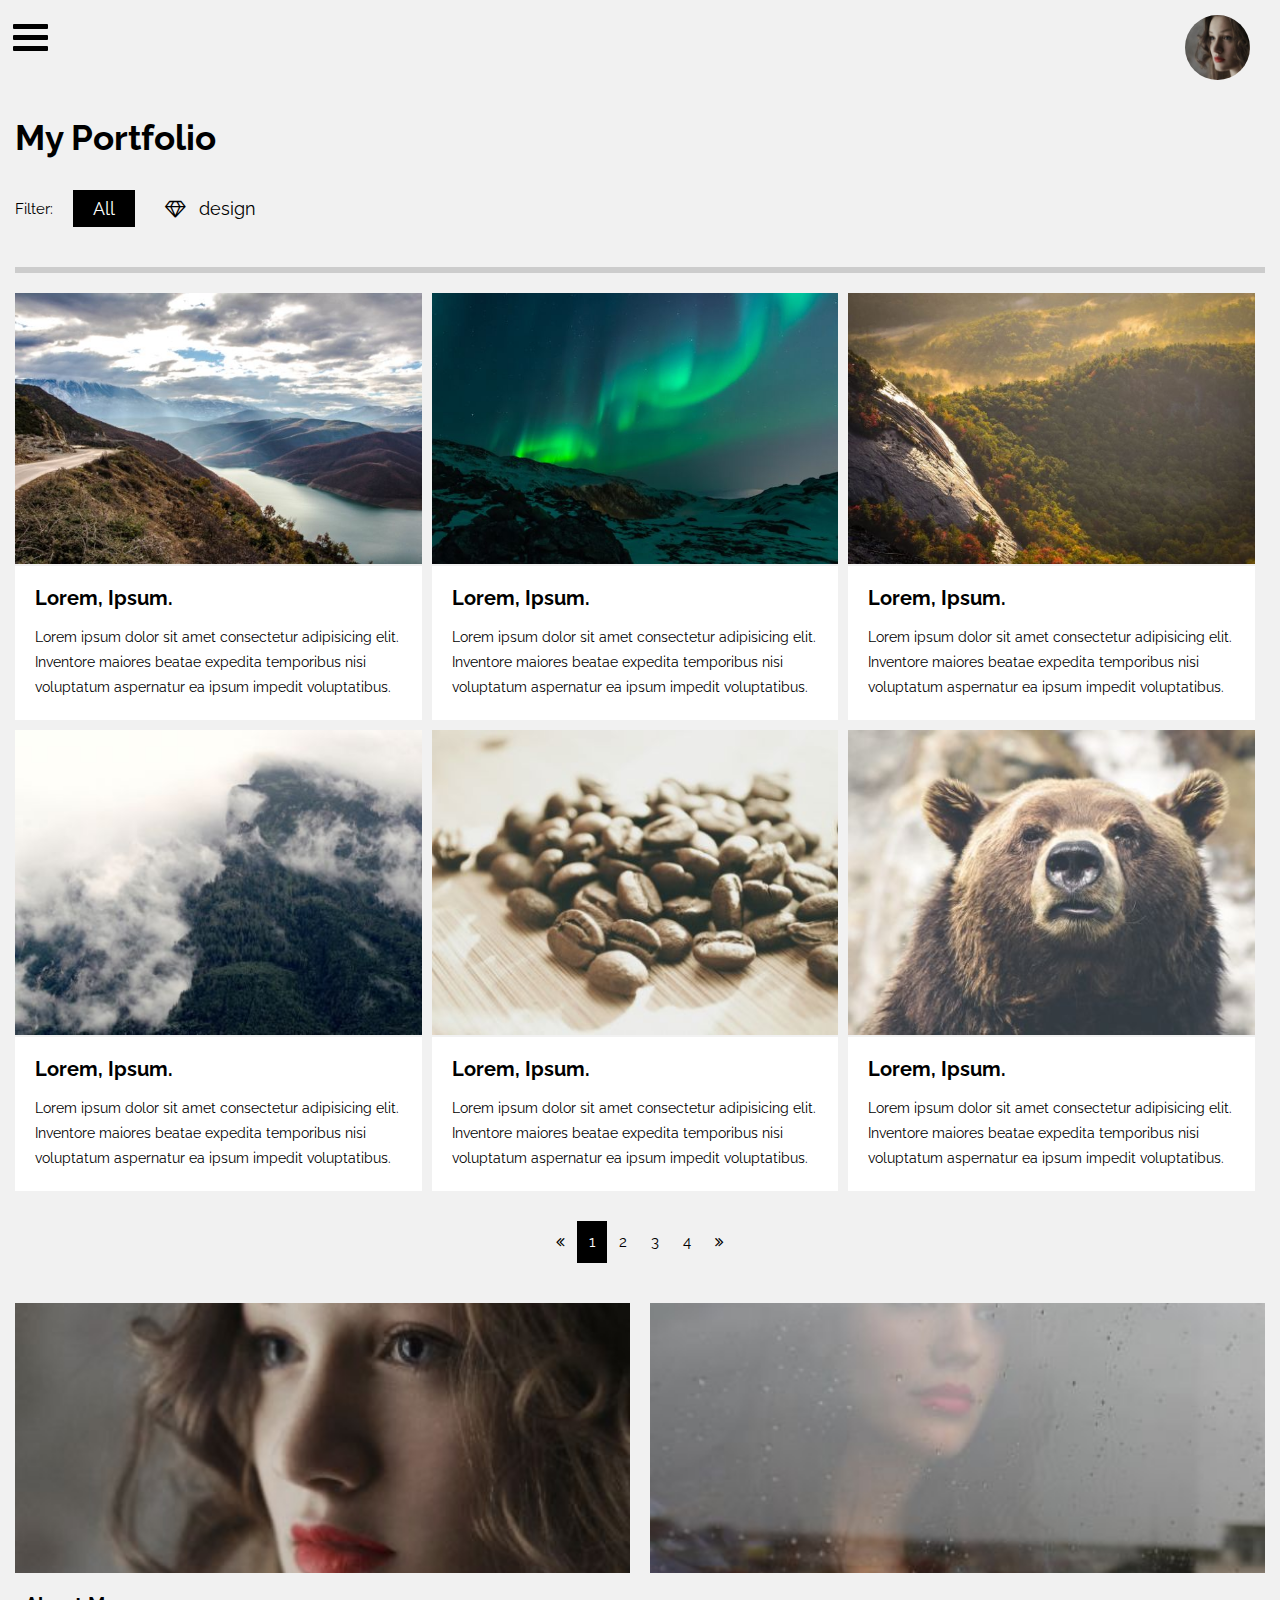
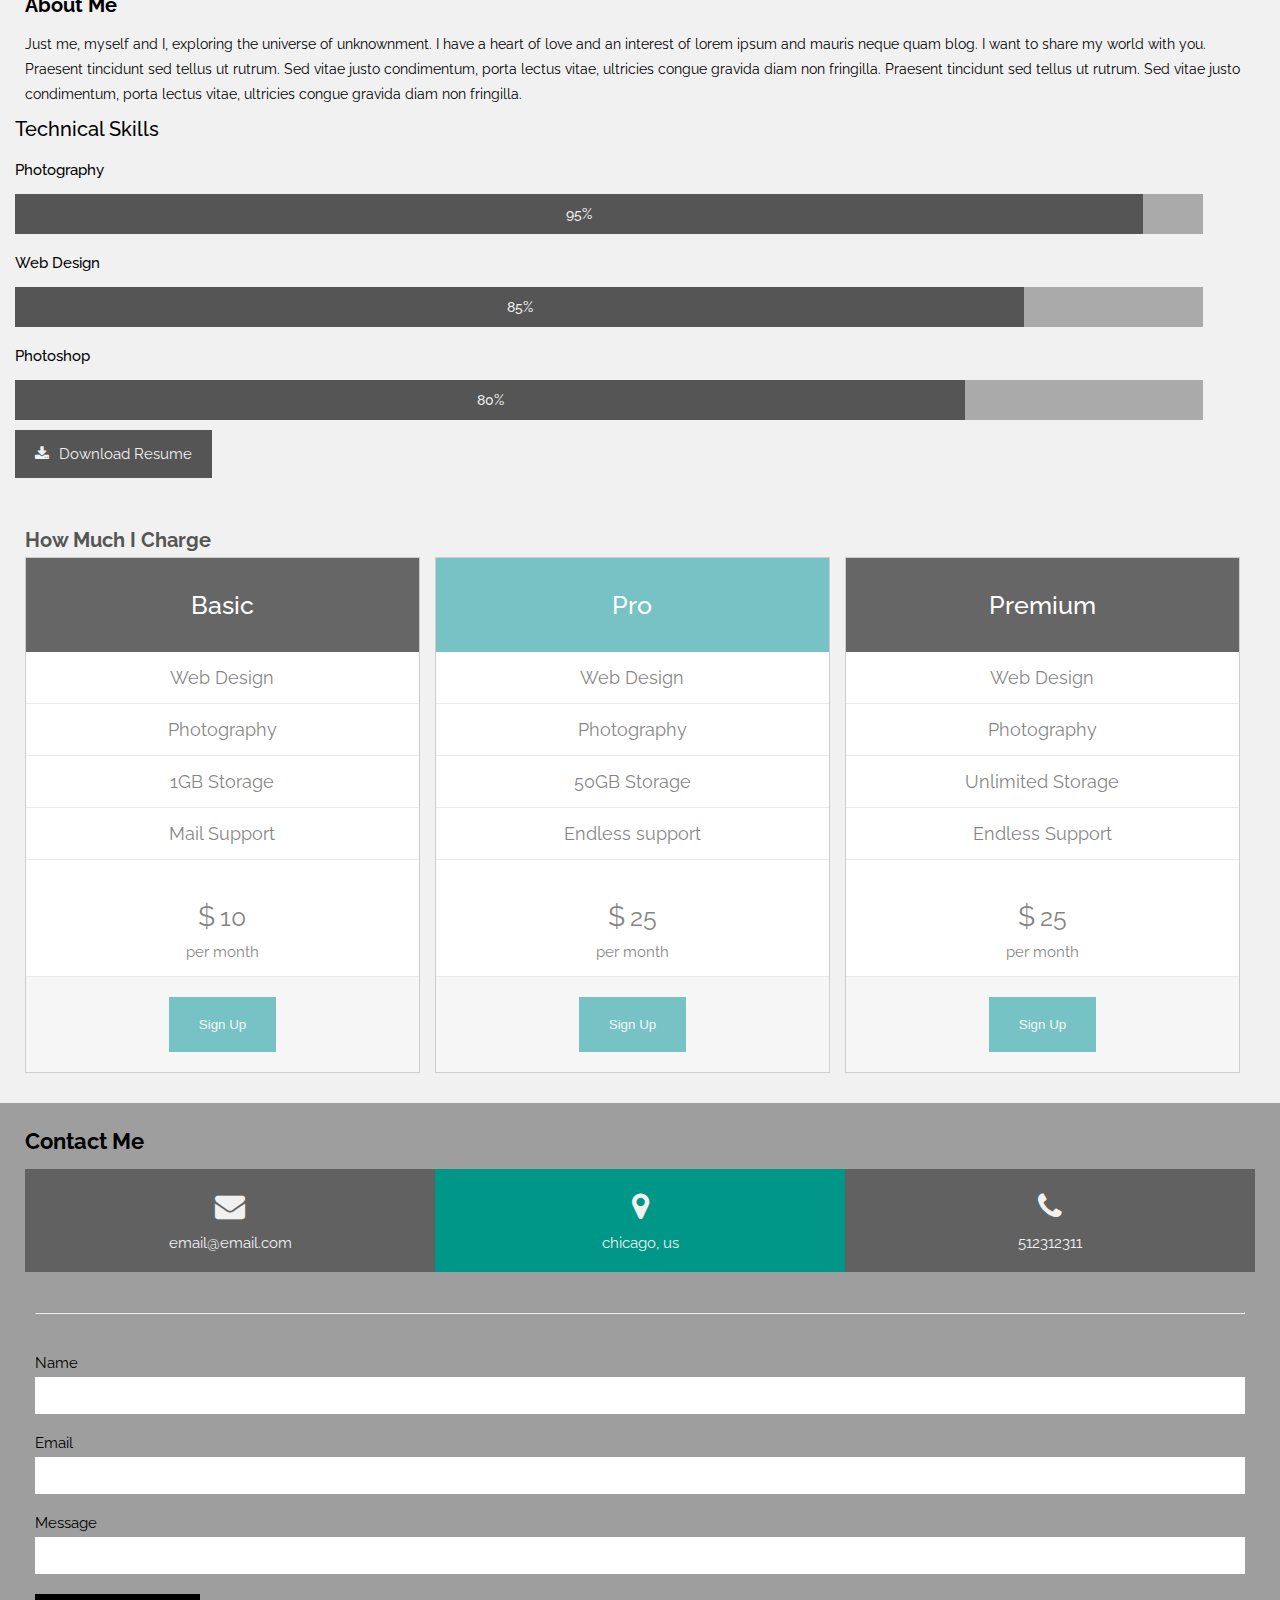
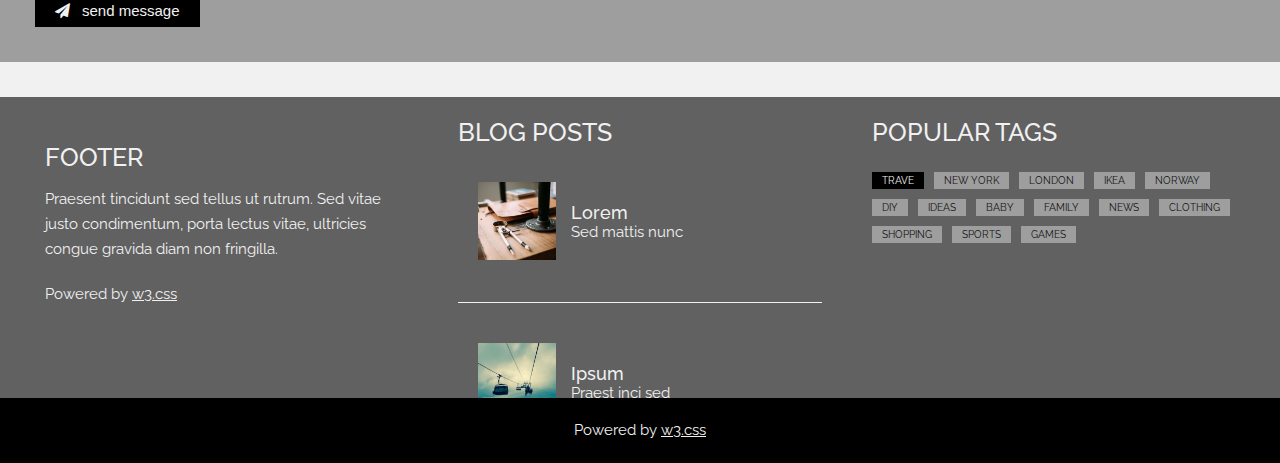
<file: sample-portfolio/index.html>
<!DOCTYPE html>
<html lang="en">
  <head>
    <meta charset="UTF-8" />
    <meta http-equiv="X-UA-Compatible" content="IE=edge" />
    <link rel="preconnect" href="https://fonts.googleapis.com" />
    <link
      rel="stylesheet"
      href="https://cdnjs.cloudflare.com/ajax/libs/font-awesome/4.7.0/css/font-awesome.css"
      integrity="sha512-5A8nwdMOWrSz20fDsjczgUidUBR8liPYU+WymTZP1lmY9G6Oc7HlZv156XqnsgNUzTyMefFTcsFH/tnJE/+xBg=="
      crossorigin="anonymous"
      referrerpolicy="no-referrer"
    />
    <link rel="preconnect" href="https://fonts.gstatic.com" crossorigin />
    <link
      href="https://fonts.googleapis.com/css2?family=Raleway:ital,wght@0,100;0,400;0,700;1,500&display=swap"
      rel="stylesheet"
    />
    <meta name="viewport" content="width=device-width, initial-scale=1.0" />
    <link rel="stylesheet" href="./portfolio.css" />
    <title>Sample Portfolio W3school</title>
  </head>
  <body>
    <header class="site-header">
      <div class="menu-toggle">
        <span class="icon"></span>
      </div>
      <div class="profile-img">
        <img
          src="./images/avatar.jpg"
          alt="profile avatar"
          width="100"
          height="100"
        />
      </div>
    </header>
    <main class="container">
      <header class="main-header">
        <h1 class="main-title">my portfolio</h1>
        <nav class="filter-nav">
          <div class="key">filter:</div>
          <div class="filtr-container">
            <div class="filter-all nav-active">all</div>
            <div class="filter-design">
              <span class="icon"
                ><i class="fa fa-diamond" aria-hidden="true"></i
              ></span>
              <span class="text">design</span>
            </div>
          </div>
        </nav>
        <div class="horizontal-line"></div>
      </header>
      <section class="projects">
        <figure class="card">
          <div class="img-container">
            <img src="./images/bg-one.jpg" alt="project one" />
          </div>
          <figcaption>
            <h2 class="project-title">Lorem, ipsum.</h2>
            <p class="project-desc">
              Lorem ipsum dolor sit amet consectetur adipisicing elit. Inventore
              maiores beatae expedita temporibus nisi voluptatum aspernatur ea
              ipsum impedit voluptatibus.
            </p>
          </figcaption>
        </figure>
        <figure class="card">
          <div class="img-container">
            <img src="./images/bg-two.jpg" alt="project two" />
          </div>
          <figcaption>
            <h2 class="project-title">Lorem, ipsum.</h2>
            <p class="project-desc">
              Lorem ipsum dolor sit amet consectetur adipisicing elit. Inventore
              maiores beatae expedita temporibus nisi voluptatum aspernatur ea
              ipsum impedit voluptatibus.
            </p>
          </figcaption>
        </figure>
        <figure class="card">
          <div class="img-container">
            <img src="./images/bg-three.jpg" alt="project three" />
          </div>
          <figcaption>
            <h2 class="project-title">Lorem, ipsum.</h2>
            <p class="project-desc">
              Lorem ipsum dolor sit amet consectetur adipisicing elit. Inventore
              maiores beatae expedita temporibus nisi voluptatum aspernatur ea
              ipsum impedit voluptatibus.
            </p>
          </figcaption>
        </figure>
        <figure class="card">
          <div class="img-container">
            <img src="./images/bg-four.jpg" alt="project four" />
          </div>
          <figcaption>
            <h2 class="project-title">Lorem, ipsum.</h2>
            <p class="project-desc">
              Lorem ipsum dolor sit amet consectetur adipisicing elit. Inventore
              maiores beatae expedita temporibus nisi voluptatum aspernatur ea
              ipsum impedit voluptatibus.
            </p>
          </figcaption>
        </figure>
        <figure class="card">
          <div class="img-container">
            <img src="./images/bg-five.jpg" alt="project five" />
          </div>
          <figcaption>
            <h2 class="project-title">Lorem, ipsum.</h2>
            <p class="project-desc">
              Lorem ipsum dolor sit amet consectetur adipisicing elit. Inventore
              maiores beatae expedita temporibus nisi voluptatum aspernatur ea
              ipsum impedit voluptatibus.
            </p>
          </figcaption>
        </figure>
        <figure class="card">
          <div class="img-container">
            <img src="./images/bg-six.jpg" alt="project six" />
          </div>
          <figcaption>
            <h2 class="project-title">Lorem, ipsum.</h2>
            <p class="project-desc">
              Lorem ipsum dolor sit amet consectetur adipisicing elit. Inventore
              maiores beatae expedita temporibus nisi voluptatum aspernatur ea
              ipsum impedit voluptatibus.
            </p>
          </figcaption>
        </figure>
        <section class="page-numbers">
          <span class="pg"
            ><i class="fa fa-angle-double-left" aria-hidden="true"></i
          ></span>
          <span class="pg active">1</span>
          <span class="pg">2</span>
          <span class="pg">3</span>
          <span class="pg">4</span>
          <span class="pg"
            ><i class="fa fa-angle-double-right" aria-hidden="true"></i
          ></span>
        </section>
      </section>
      <section class="about">
        <div class="hero">
          <div class="img-container"></div>
          <div class="img-container"></div>
        </div>
        <article class="intro">
          <h3 class="profile-title">about me</h3>
          <p class="profile-desc">
            Just me, myself and I, exploring the universe of unknownment. I have
            a heart of love and an interest of lorem ipsum and mauris neque quam
            blog. I want to share my world with you. Praesent tincidunt sed
            tellus ut rutrum. Sed vitae justo condimentum, porta lectus vitae,
            ultricies congue gravida diam non fringilla. Praesent tincidunt sed
            tellus ut rutrum. Sed vitae justo condimentum, porta lectus vitae,
            ultricies congue gravida diam non fringilla.
          </p>
        </article>
        <section class="skills">
          <h3 class="skills-title">technical skills</h3>
          <div class="skill-box">
            <h4>photography</h4>
            <div class="progress-container">
              <div class="progress-bar"><span>95%</span></div>
            </div>
          </div>
          <div class="skill-box">
            <h4>web design</h4>
            <div class="progress-container">
              <div class="progress-bar"><span>85%</span></div>
            </div>
          </div>
          <div class="skill-box">
            <h4>photoshop</h4>
            <div class="progress-container">
              <div class="progress-bar"><span>80%</span></div>
            </div>
          </div>
        </section>
        <a href="./images/cv.jpeg" class="resume" download="resume">
          <span class="icon"
            ><i class="fa fa-download" aria-hidden="true"></i
          ></span>
          <span class="text">download resume</span>
        </a>

        <section class="prices">
          <h3 class="prices-title">How much I charge</h3>
          <div class="price-card">
            <h4 class="price-title">basic</h4>
            <ul>
              <li class="items">Web Design</li>
              <li class="items">Photography</li>
              <li class="items">1GB Storage</li>
              <li class="items">Mail Support</li>
            </ul>
            <div class="price-summary">
              <div>
                <span class="icon">$</span>
                <span class="amt">10</span>
              </div>
              <span class="text">per month</span>
            </div>
            <button class="cta">sign up</button>
            <div class="card-cover"></div>
          </div>
          <div class="price-card">
            <h4 class="price-title">pro</h4>
            <ul>
              <li class="items">Web Design</li>
              <li class="items">Photography</li>
              <li class="items">50GB Storage</li>
              <li class="items">Endless support</li>
            </ul>
            <div class="price-summary">
              <div>
                <span class="icon">$</span>
                <span class="amt">25</span>
              </div>
              <span class="text">per month</span>
            </div>
            <button class="cta">sign up</button>
            <div class="card-cover"></div>
          </div>
          <div class="price-card">
            <h4 class="price-title">premium</h4>
            <ul>
              <li class="items">Web Design</li>
              <li class="items">Photography</li>
              <li class="items">Unlimited Storage</li>
              <li class="items">Endless Support</li>
            </ul>
            <div class="price-summary">
              <div>
                <span class="icon">$</span>
                <span class="amt">25</span>
              </div>
              <span class="text">per month</span>
            </div>
            <button class="cta">sign up</button>
            <div class="card-cover"></div>
          </div>
        </section>
      </section>
      <section class="contact">
        <h3 class="contact-title">contact me</h3>
        <ul>
          <li>
            <span class="icon"
              ><i class="fa fa-envelope" aria-hidden="true"></i
            ></span>
            <span class="desc">email@email.com</span>
          </li>
          <li>
            <span class="icon"
              ><i class="fa fa-map-marker" aria-hidden="true"></i
            ></span>
            <span class="desc">chicago, us</span>
          </li>
          <li>
            <span class="icon"
              ><i class="fa fa-phone" aria-hidden="true"></i
            ></span>
            <span class="desc">512312311</span>
          </li>
        </ul>
        <hr />
        <form>
          <div class="form-control">
            <label for="name">Name</label>
            <input type="text" id="name" name="name" required />
          </div>
          <div class="form-control">
            <label for="email">Email</label>
            <input type="email" id="email" name="email" required />
          </div>
          <div class="form-control">
            <label for="message">Message</label>
            <input type="text" id="message" name="message" required />
          </div>
          <button type="submit">
            <span><i class="fa fa-paper-plane" aria-hidden="true"></i></span>
            <span>send message</span>
          </button>
        </form>
      </section>
    </main>
    <!-- Footer -->
    <footer class="site-footer">
      <section class="footer-content-wrap">
        <h4 class="foot-title">footer</h4>
        <p class="foot-desc">
          Praesent tincidunt sed tellus ut rutrum. Sed vitae justo condimentum,
          porta lectus vitae, ultricies congue gravida diam non fringilla.
        </p>

        <p class="foot-summary">Powered by <a href="#">w3.css</a></p>
      </section>
      <section class="footer-content-wrap">
        <h4 class="foot-title">blog posts</h4>
        <ul class="foot-features">
          <li>
            <figure class="foot-pic">
              <div class="img-box">
                <img src="./images/workshop.jpg" alt="footer features">
              </div>
              <figCaption><h5>Lorem</h5> <p>Sed mattis nunc</p></figCaption>
            </figure>
          </li>
          <li class="empty"></li>
          <li>
            <figure class="foot-pic">
              <div class="img-box">
                <img src="./images/gondol.jpg" alt="footer features">
              </div>
              <figCaption><h5>Ipsum</h5> <p>Praest inci sed</p></figCaption>
            </figure>
          </li>
        </ul>
      </section>
      <section class="footer-content-wrap">
        <h4 class="foot-title">popular tags</h4>
        <div class="footer-tags">
          <span class="tag active">Trave</span>
          <span class="tag">New York</span>
          <span class="tag">London</span>
          <span class="tag">IKEA</span>
          <span class="tag">Norway</span>
          <span class="tag">DIY</span>
          <span class="tag">Ideas</span>
          <span class="tag">Baby</span>
          <span class="tag">Family</span>
          <span class="tag">News</span>
          <span class="tag">Clothing</span>
          <span class="tag">Shopping</span>
          <span class="tag">Sports</span>
          <span class="tag">Games</span>
        </div>
      </section>
      <section class="footer-content-wrap">
        <p class="foot-summary">Powered by <a href="#">w3.css</a></p>
      </section>
    </footer>
  </body>
</html>
</file>
<file: sample-portfolio/portfolio.css>
* {
    padding: 0;
    margin: 0;
    box-sizing: border-box;
}

html {
    font-size: 62.5%; /*10px*/
}

html,
body {
    min-height: 100vh;
}

body {
    font-size: 1rem;
    font-family: 'Raleway', sans-serif;
}

a,
a:link,
a:active,
a:focus,
a:hover,
a:visited {
    text-decoration: none;
    color: #000;
}

button,
button:active,
button:focus {
    border: none;
    outline: none;
}

ul {
    list-style: none;
}

/* Top Nav */
.site-header {
    position: relative;
    width: 100%;
    height: 10rem;
    background-color: #f1f1f1;
}

.menu-toggle {
    position: absolute;
    top: 0;
    left: 0;
    display: flex;
    flex-direction: column;
    justify-content: center;
    align-items: center;
    width: 6rem;
    height: 7.5rem;
    /* background-color:  #ccc; */
    cursor: pointer;
}

.menu-toggle .icon {
    position: relative;
    display: block;
    width: 3.5rem;
    height: .5rem;
    border-radius: 1px;
    background-color: #000;
}

.menu-toggle::before,
.menu-toggle::after {
    position: absolute;
    content: '';
    width: 3.5rem;
    height: .5rem;
    border-radius: 1px;
    background-color: #000;
}

.menu-toggle::before {
    top: 2.4rem;
}

.menu-toggle::after {
    top: 4.6rem;
}




.profile-img {
    width: 6.5rem;
    height: 6.5rem;
    position: absolute;
    right: 3rem;
    top: 1.5rem;
    border-radius: 50%;
    cursor: pointer;
}

.profile-img img {
    width: 100%;
    height: 100%;
    object-fit: cover;
    object-position: center;
    border-radius: 50%;
}

/* Filter and heading */
.container {
    padding: 1.5rem;
    background-color: #f1f1f1;
}

.container .main-header {

}

.container .main-title {
    font-size: 3.5rem;
    font-weight: 700;
    text-transform: capitalize;
    line-height: 2.5rem;
    margin: 1rem 0;
}

.container .filter-nav {
    margin: 4rem 0;
    display: flex;
    align-items: center;
}

.filter-nav .key {
    font-size: 1.5rem;
    text-transform: capitalize;
}

.filter-nav .filtr-container {
    display: flex;
    margin-left: 2rem;
}

.filter-all {
    font-size: 1.8rem;
    text-transform: capitalize;
    padding: .8rem 2rem;
    margin-right: 1rem;
}

.filter-all:hover {
    background-color: #000;
    color: #fff;
}

.filtr-container .nav-active {
    background-color: #000;
    color: #fff;
}

.filter-design {
    padding: .8rem 2rem;
}

.filter-design:hover {
    background-color: #000;
    color: #fff;
}

.filter-design .icon {
    font-size: 1.8rem;
}

.filter-design .text {
    font-size: 1.8rem;
    margin-left: 1rem;
}

.horizontal-line {
    width: 100%;
    margin: 0 auto;
    height: .6rem;
    background-color: #ccc;
}

/* Projects Section */

.projects {
    margin: 2rem 0;
    display: flex;
    flex-direction: column;
    gap: 1.5rem;
}

.card {
    width: 100%;
    display: flex;
    flex-direction: column;
}

.card .img-container {
    width: 100%;
    height: auto;
}

.card .img-container img {
    height: auto;
    width: 100%;
    object-fit: cover;
    object-position: center;
}

.card figcaption {
    padding: 2rem;
    background-color: #fff;
}

.card .project-title {
    font-size: 2rem;
    font-weight: 700;
    text-transform: capitalize;
    margin-bottom: 1.5rem;
}

.card .project-desc {
    font-size: 1.4rem;
    line-height: 2.5rem;
}

.page-numbers {
    margin: 2rem auto;
    display: flex;
}

.page-numbers .pg {
    display: block;
    font-size: 1.5rem;
    padding: 1.2rem;
    cursor: pointer;
    flex: 1;
}

.page-numbers .pg.active,
.page-numbers .pg:hover {
    background-color: #000;
    color: #fff;
}

.about {
    margin: 2rem 0;
}

.hero {
    margin: 1rem 0;
    display: flex;
    flex-direction: column;
}

.hero .img-container {
    height: 30vh;
    background-size: cover;
    background-position: center;
    background-repeat: no-repeat;
}

.hero .img-container:nth-child(1) {
    background-image: url(./images/avatar-full-one.jpg);
}

.hero .img-container:nth-child(2) {
    background-image: url(./images/avatar-full-two.jpg);
}

.about .intro, 
.skills, 
.prices {
    padding: 1rem;
}

.about .profile-title,
.skills-title, 
.skill-box h4,
.prices-title,
.price-title,
.contact-title,
.foot-title {
    font-size: 2rem;
    font-weight: 700;
    text-transform: capitalize;
    margin-bottom: 1.5rem;
}

.about .profile-desc {
    font-size: 1.4rem;
    line-height: 2.5rem;
}

/* SKILLS */

.skills-title,
.price-title {
    font-weight: 500;
}

.skill-box {
    margin-top: 2rem;
}

.skill-box h4 {
    font-size: 1.5rem;
    font-weight: 500;
}

.skills .progress-container {
    width: 95%;
    height: 4rem;
    background-color: #aaa;
    position: relative;
}

.skills .progress-bar {
    position: absolute;
    top: 0;
    left: 0;
    bottom: 0;
    right: 5%;
    background-color: #555;
}

.skills .skill-box:nth-of-type(2) .progress-bar {
    right: 15%;
}

.skills .skill-box:nth-of-type(3) .progress-bar {
    right: 20%;
}

.skills .progress-bar span {
    position: absolute;
    top: 50%;
    left: 50%;
    transform: translate(-50%, -50%);
    font-size: 1.4rem;
    font-weight: 500;
    color: #f1f1f1;
}

.resume {
    display: flex;
    padding: 1.5rem 2rem;
    background-color: #555;
    margin: 1rem;
    width: fit-content;
}

.resume span {
    font-size: 1.5rem;
    text-transform: capitalize;
    color: #f1f1f1;
}

.resume .text {
    margin-left: 1rem;

}

.prices {
    display: flex;
    flex-direction: column;
    gap: 2rem;
    margin-top: 4rem;
}

.prices-title {
    color: #555;
    margin-bottom: -1rem;
}

.price-card {
    border: 1px solid #cdcdcd;
    display: flex;
    flex-direction: column;
    justify-content: center;
    align-items: center;
    position: relative;
}
.card-cover {
    position: absolute;
    top: 0;
    left: 0;
    right: 0;
    bottom: 0;
    z-index: 1;
    background-color: rgba(255, 255, 255, .4);
    transition: all .3s ease-out;
}

.price-card:hover .card-cover {
    background-color: rgba(255, 255, 255, 0);
    z-index: -1;
}

.price-title {
    width: 100%;
    font-size: 2.5rem;
    background-color: #000;
    color: #fff;
    text-align: center;
    padding: 3.2rem 0;
    margin-bottom: 0;
}

.price-card:nth-last-of-type(2) .price-title {
    background-color: #1b9a9e;
}

.prices ul {
    display: flex;
    flex-direction: column;
    align-items: center;
    width: 100%;
    background-color: #fff;
}

.prices .items {
    font-size: 1.8rem;
    width: 100%;
    text-align: center;
    color: #333;
    padding: 1.5rem 0;
    border-bottom: 1px solid #ddd;
}

.price-summary {
    padding: 4rem;
    width: 100%;
    padding-bottom: 1.5rem;
    display: flex;
    justify-content: center;
    align-items: center;
    flex-direction: column;
    flex-wrap: wrap;
    color: #333;
    border-bottom: 1px solid #ddd;
    background-color: #fff;
}
.price-summary div {
    display: flex;
    align-items: center;
}

.price-summary span {
    display: block;
    text-align: center;
}

.price-summary .icon {
    font-size: 2.8rem;
    margin-right: .5rem;
}

.price-summary .amt {
    font-size: 2.5rem;
}

.price-summary .text {
    font-size: 1.5rem;
    width: 100%;
    margin-top: 1rem;
}

.cta {
    padding: 2rem 3rem;
    background-color: #1b9a9e;
    margin: 2rem 0;
    text-transform: capitalize;
    color: #f1f1f1;
    cursor: pointer;
}

.contact {
    background-color: #9E9E9E;
    margin: 2rem -1.5rem;
    padding: 2.5rem;
}

.contact-title {
    font-size: 2.2rem;
    text-transform: capitalize;
}

.contact ul {
    display: flex;
    flex-direction: column;
    align-items: center;
    background-color: #616161;
}

.contact li {
    padding: 2rem;
    text-align: center;
    width: 100%;
    display: flex;
    flex-direction: column;
}

.contact li:nth-of-type(2) {
    background-color: #009688;
}

.contact li span {
    display: block;
    color: #f1f1f1;
}

.contact li .icon {
    font-size: 3rem;
}

.contact li .desc {
    font-size: 1.5rem;
    margin-top: 1rem;
}

.contact hr {
    margin: 4rem 1rem 2rem;
}

.contact form {
    padding: 1rem;
}

form .form-control {
    padding: 1rem 0;
}

.form-control label {
    display: block;
    font-size: 1.5rem;
    margin-bottom: .5rem;
}

.form-control input {
    padding: 1rem 1.5rem;
    width: 100%;
    border: none;
    /* border-radius: 5px; */
    font-size: 1.5rem;
}

input:focus {
    outline: 2px solid #000;
}

button[type=submit] {
    display: flex;
    padding: .8rem 2rem;
    background-color: #000;
    color: #f1f1f1;
    font-size: 1.5rem;
    margin-top: 1rem;
    cursor: pointer;
}

button[type=submit] span:first-child {
    margin-right: 1.2rem;
}

/* FOOTER */

.site-footer {
    padding: 2rem;
    padding-bottom: 0;
    background-color: #616161;
    display: flex;
    flex-direction: column;
}

.footer-content-wrap {
    padding: 0 2.5rem;
    color: #f1f1f1;
}

.footer-content-wrap:first-child {
    padding-top: 2.5rem;
}

.foot-title {
    font-weight: 500;
    text-transform: uppercase;
    font-size: 2.5rem;
}

.foot-desc,
.foot-summary {
    font-size: 1.5rem;
    line-height: 2.5rem;
    margin-bottom: 2rem;
}

.foot-summary a {
    color: inherit;
    text-decoration: underline;
}

.foot-features {
    display: flex;
    flex-direction: column;
    align-items: center;
    justify-content: center;
}

.foot-features li {
    width: 100%;
    display: flex;
    justify-content: center;
    align-items: center;
    transition: .3s ease-in;
}

.foot-features li:hover {
    background-color: rgba(241, 241, 241, 0.4);
}

li.empty {
    height: 1.5px;
    background-color: #f1f1f1;
    margin: 2rem 0;
}

li .foot-pic {
    display: flex;
    gap: 1.5rem;
    padding: 2rem;
    align-items: center;
}

.foot-pic .img-box {
    width: 24%;
    height: auto;
}

.foot-pic img {
    width: 100%;
    height: auto;
    object-fit: cover;
    object-position: center;
}

.foot-pic figcaption {
    width: 60%;
}

.foot-pic figcaption h5 {
    font-size: 1.8rem;
    font-weight: 500;
}

.foot-pic figcaption p {
    font-size: 1.5rem;
}

.footer-tags {
    padding: 1rem 0;
    display: flex;
    flex-wrap: wrap;
    gap: 1rem;
    padding-bottom: 6rem;
}


.footer-tags .tag {
    width: fit-content;
    padding: .3rem 1rem;
    background-color: #9E9E9E;
    color: #111;
    text-transform: uppercase;
}

.footer-tags .tag.active {
    background-color: #000;
    color: #f1f1f1;
}

.footer-content-wrap:last-child {
    background-color: #000;
    display: flex;
    justify-content: center;
    align-items: center;
    padding: 2rem 0;
    margin: 0 -2rem;
}

.footer-content-wrap .foot-summary {
    color: #f1f1f1;
    margin-bottom: 0;
}

@media only screen and (min-width: 600px) {
    .projects {
        flex-direction: row;
        flex-wrap: wrap;
        gap: 1rem;
    }

    .card {
        width: calc(100%/3 - 1rem);
    }

    .hero {
        flex-direction: row;
        gap: 2rem;
    }

    .hero .img-container {
        width: 50%;
    }

    .prices {
        flex-direction: row;
        flex-wrap: wrap;
        gap: 1.5rem;
    }
    
    .prices-title {
        width: 100%;
    }
    
    .price-card {
        width: calc(100%/3 - 1.5rem);
    }

    .about .skills {
        padding: 0;
    }

    .contact ul {
        flex-direction: row;
    }
    
    .contact li {
        width: calc(100%/3);
    }

    .site-footer {
        padding: 2rem;
        flex-direction: row;
        flex-wrap: wrap;
        position: relative;
        overflow: hidden;
    }

    .footer-content-wrap {
        width: calc(100%/3);
        padding: 0 2.5rem;
    }
    
    .footer-tags {
        margin-bottom: 6rem;
    }

    .footer-content-wrap:last-child {
        position: absolute;
        bottom: 0;
        left: 0;
        right: 0;
        width: 100vw;
        margin: 0;
    }

    .resume {
        margin: 1rem 0;
    }
}
</file>
